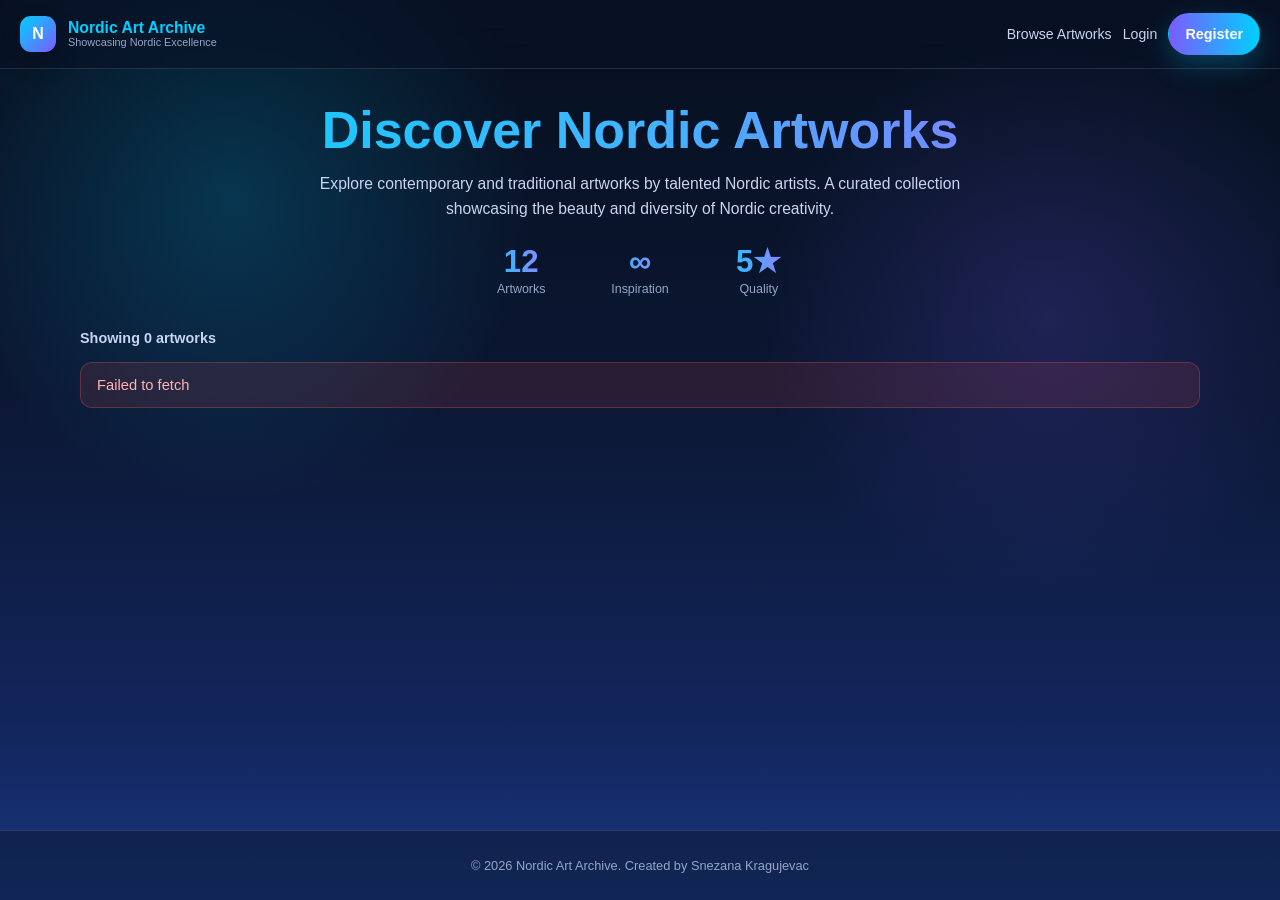
<file: index.html>
<!DOCTYPE html>
<html lang="en">
<head>
  <meta charset="UTF-8">
  <meta name="viewport" content="width=device-width, initial-scale=1.0">
  <title>Nordic Art Archive</title>
  <meta
    name="description"
    content="Browse Nordic artworks, view details, and manage your own artwork entries."
  >
  <link rel="stylesheet" href="./styles/style.css">
  <script type="module" src="./js/main.js"></script>
</head>
<body data-page="feed">
  <header class="site-header">
    <div class="container header-inner">
      <a href="./index.html" class="brand" aria-label="Nordic Art Archive home">
        <span class="brand-mark">N</span>
        <span class="brand-text">
          <strong>Nordic Art Archive</strong>
          <small>Showcasing Nordic Excellence</small>
        </span>
      </a>

      <div class="header-actions">
        <span id="welcome-user" class="welcome-user"></span>
        <nav id="auth-links" class="nav-links" aria-label="Main navigation"></nav>
      </div>
    </div>
  </header>

  <main class="page-shell">
    <section class="hero container">
      <h1 class="hero-title">Discover Nordic Artworks</h1>
      <p class="hero-copy">
        Explore contemporary and traditional artworks by talented Nordic artists.
        A curated collection showcasing the beauty and diversity of Nordic creativity.
      </p>

      <section class="hero-stats">
        <h2 class="hidden">Site highlights</h2>

        <div class="stat-card">
          <span id="artwork-count" class="stat-value">12</span>
          <span class="stat-label">Artworks</span>
        </div>

        <div class="stat-card">
          <span class="stat-value">∞</span>
          <span class="stat-label">Inspiration</span>
        </div>

        <div class="stat-card">
          <span class="stat-value">5★</span>
          <span class="stat-label">Quality</span>
        </div>
      </section>
    </section>

    <section class="container feed-section">
      <div class="section-top">
        <h2 class="section-title">Showing <span id="feed-count">0</span> artworks</h2>
      </div>

      <div id="message" class="alert hidden" aria-live="polite"></div>
      <div id="loader" class="loader">Loading artworks...</div>
      <div id="grid" class="art-grid" aria-live="polite"></div>
    </section>
  </main>

  <footer class="site-footer">
    <div class="container">
      <p>© 2026 Nordic Art Archive. Created by Snezana Kragujevac</p>
    </div>
  </footer>
</body>
</html>
</file>
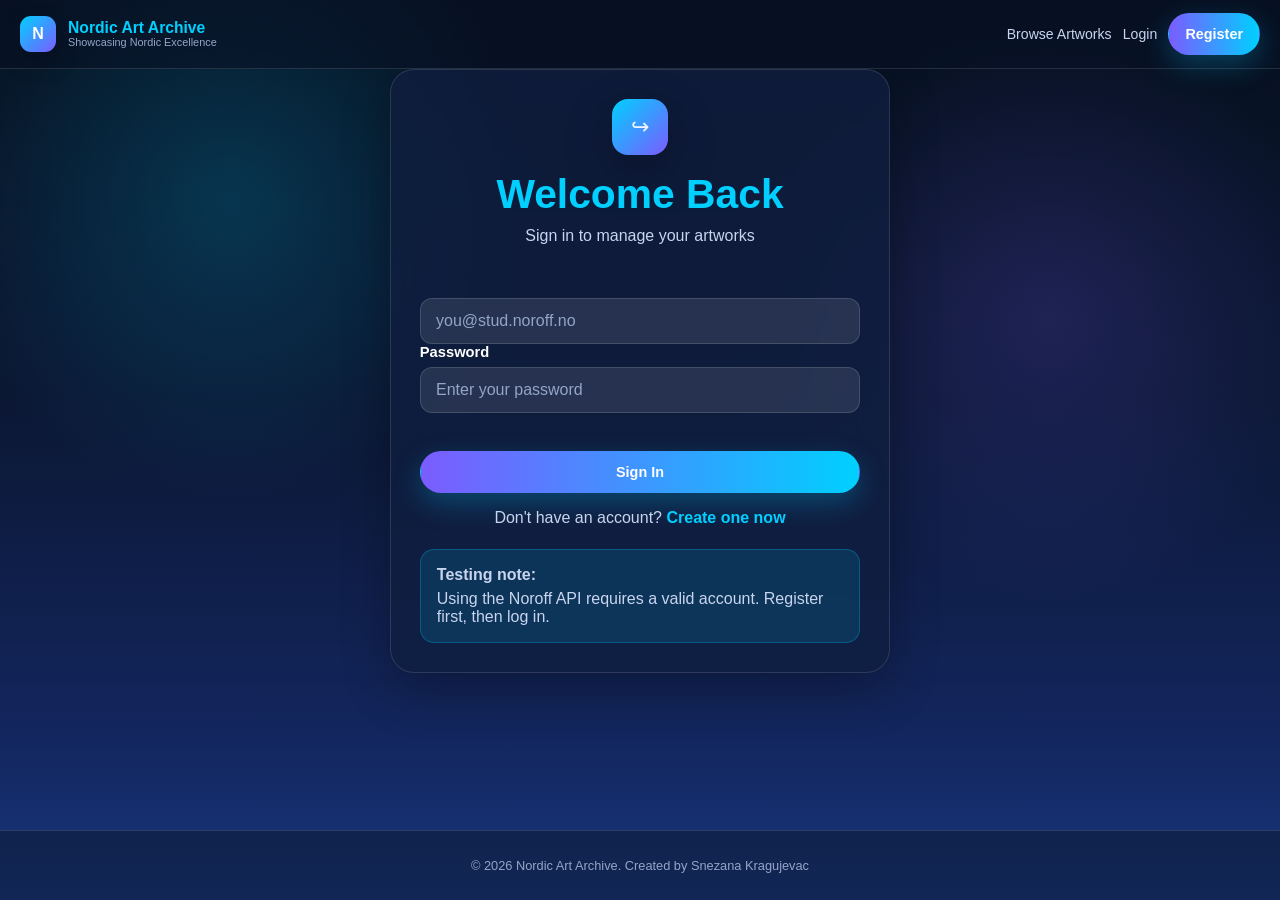
<file: pages/create-artwork.html>
<!DOCTYPE html>
<html lang="en">
<head>
  <meta charset="UTF-8" />
  <meta name="viewport" content="width=device-width, initial-scale=1.0" />
  <meta name="description"
  content="Add a new artwork to Nordic Art Archive using the owner artwork creation form."
>
  <title>Create Artwork | Nordic Art Archive</title>
 <link rel="stylesheet" href="../styles/style.css" />
  <script type="module" src="../js/main.js" defer></script>
</head>
<body data-page="create">
  <header class="site-header">
    <div class="container header-inner">
      <a href="../index.html" class="brand" aria-label="Nordic Art Archive home">
        <span class="brand-mark">N</span>
        <span class="brand-text">
          <strong>Nordic Art Archive</strong>
          <small>Showcasing Nordic Excellence</small>
        </span>
      </a>

      <div class="header-actions">
        <span id="welcome-user" class="welcome-user"></span>
        <nav id="auth-links" class="nav-links" aria-label="Main navigation"></nav>
      </div>
    </div>
  </header>

  <main class="page-shell">
    <section class="container form-page">
      <a href="../index.html" class="back-link">← Back to artworks</a>

      <div class="form-card">
        <h1 class="form-title">Add New Artwork</h1>
        <p class="form-subtitle">
          Share a new artwork with the Nordic Art Archive community.
        </p>

        <div id="message" class="alert hidden" aria-live="polite"></div>

        <form id="create-form" novalidate>
          <div class="form-group">
            <label for="title">Title *</label>
            <input id="title" name="title" type="text" class="form-input" required />
            <p class="field-error" data-error-for="title"></p>
          </div>

          <div class="form-group">
            <label for="artist">Artist *</label>
            <input id="artist" name="artist" type="text" class="form-input" required />
            <p class="field-error" data-error-for="artist"></p>
          </div>

          <div class="form-row">
            <div class="form-group">
              <label for="year">Year *</label>
              <input id="year" name="year" type="number" class="form-input" required />
              <p class="field-error" data-error-for="year"></p>
            </div>

            <div class="form-group">
              <label for="medium">Medium *</label>
              <input id="medium" name="medium" type="text" class="form-input" required />
              <p class="field-error" data-error-for="medium"></p>
            </div>
          </div>

          <div class="form-group">
            <label for="location">Location *</label>
            <input id="location" name="location" type="text" class="form-input" required />
            <p class="field-error" data-error-for="location"></p>
          </div>

          <div class="form-group">
            <label for="description">Description *</label>
            <textarea id="description" name="description" class="form-input form-textarea" required></textarea>
            <p class="field-error" data-error-for="description"></p>
          </div>

          <div class="form-group">
            <label for="imageUrl">Image URL *</label>
            <input id="imageUrl" name="imageUrl" type="url" class="form-input" required />
            <p class="field-help">Provide a direct URL to an image of the artwork.</p>
            <p class="field-error" data-error-for="imageUrl"></p>
          </div>

          <div class="form-actions">
            <button type="submit" class="btn btn-primary">Create Artwork</button>
            <a href="../index.html" class="btn btn-link">Cancel</a>
          </div>
        </form>
      </div>
    </section>
  </main>

  <footer class="site-footer">
    <div class="container">
      <p>© 2026 Nordic Art Archive. Created by Snezana Kragujevac</p>
    </div>
  </footer>
</body>
</html>
</file>
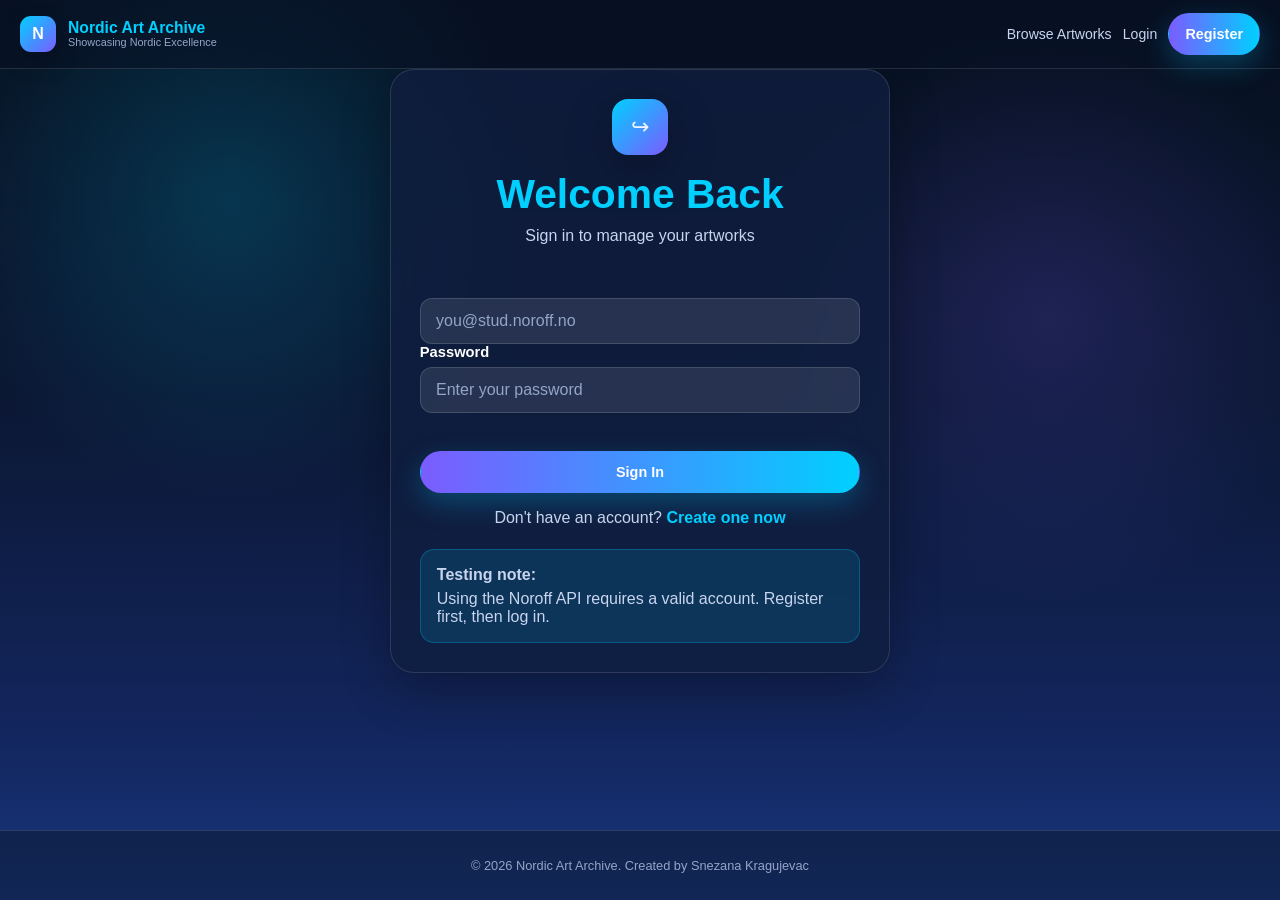
<file: pages/edit-artwork.html>
<!DOCTYPE html>
<html lang="en">
<head>
  <meta charset="UTF-8" />
  <meta name="viewport" content="width=device-width, initial-scale=1.0" />
  <meta name="description"
  content="Edit or delete your artwork details in Nordic Art Archive.">
  <title>Edit Artwork | Nordic Art Archive</title>
 <link rel="stylesheet" href="../styles/style.css" />
  <script type="module" src="../js/main.js" defer></script>
</head>
<body data-page="edit">
  <header class="site-header">
    <div class="container header-inner">
      <a href="../index.html" class="brand" aria-label="Nordic Art Archive home">
        <span class="brand-mark">N</span>
        <span class="brand-text">
          <strong>Nordic Art Archive</strong>
          <small>Showcasing Nordic Excellence</small>
        </span>
      </a>

      <div class="header-actions">
        <span id="welcome-user" class="welcome-user"></span>
        <nav id="auth-links" class="nav-links" aria-label="Main navigation"></nav>
      </div>
    </div>
  </header>

  <main class="page-shell">
    <section class="container form-page">
      <a href="../index.html" class="back-link">← Back to artworks</a>

      <div id="loader" class="loader">Loading artwork...</div>

      <div id="main-content" class="form-card hidden">
        <h1 class="form-title">Edit Artwork</h1>
        <p class="form-subtitle">
          Update your artwork details or remove the artwork permanently.
        </p>

        <div id="message" class="alert hidden" aria-live="polite"></div>

        <form id="edit-form" novalidate>
          <div class="form-group">
            <label for="title">Title *</label>
            <input id="title" name="title" type="text" class="form-input" required />
            <p class="field-error" data-error-for="title"></p>
          </div>

          <div class="form-group">
            <label for="artist">Artist *</label>
            <input id="artist" name="artist" type="text" class="form-input" required />
            <p class="field-error" data-error-for="artist"></p>
          </div>

          <div class="form-row">
            <div class="form-group">
              <label for="year">Year *</label>
              <input id="year" name="year" type="number" class="form-input" required />
              <p class="field-error" data-error-for="year"></p>
            </div>

            <div class="form-group">
              <label for="medium">Medium *</label>
              <input id="medium" name="medium" type="text" class="form-input" required />
              <p class="field-error" data-error-for="medium"></p>
            </div>
          </div>

          <div class="form-group">
            <label for="location">Location *</label>
            <input id="location" name="location" type="text" class="form-input" required />
            <p class="field-error" data-error-for="location"></p>
          </div>

          <div class="form-group">
            <label for="description">Description *</label>
            <textarea id="description" name="description" class="form-input form-textarea" required></textarea>
            <p class="field-error" data-error-for="description"></p>
          </div>

          <div class="form-group">
            <label for="imageUrl">Image URL *</label>
            <input id="imageUrl" name="imageUrl" type="url" class="form-input" required />
            <p class="field-error" data-error-for="imageUrl"></p>
          </div>

          <div class="form-actions split-actions">
            <button id="delete-btn" type="button" class="btn btn-danger">Delete Artwork</button>

            <div class="inline-actions">
              <a href="../index.html" class="btn btn-link">Cancel</a>
              <button type="submit" class="btn btn-primary">Save Changes</button>
            </div>
          </div>
        </form>
      </div>
    </section>
  </main>

  <footer class="site-footer">
    <div class="container">
      <p>© 2026 Nordic Art Archive. Created by Snezana Kragujevac</p>
    </div>
  </footer>
</body>
</html>
</file>
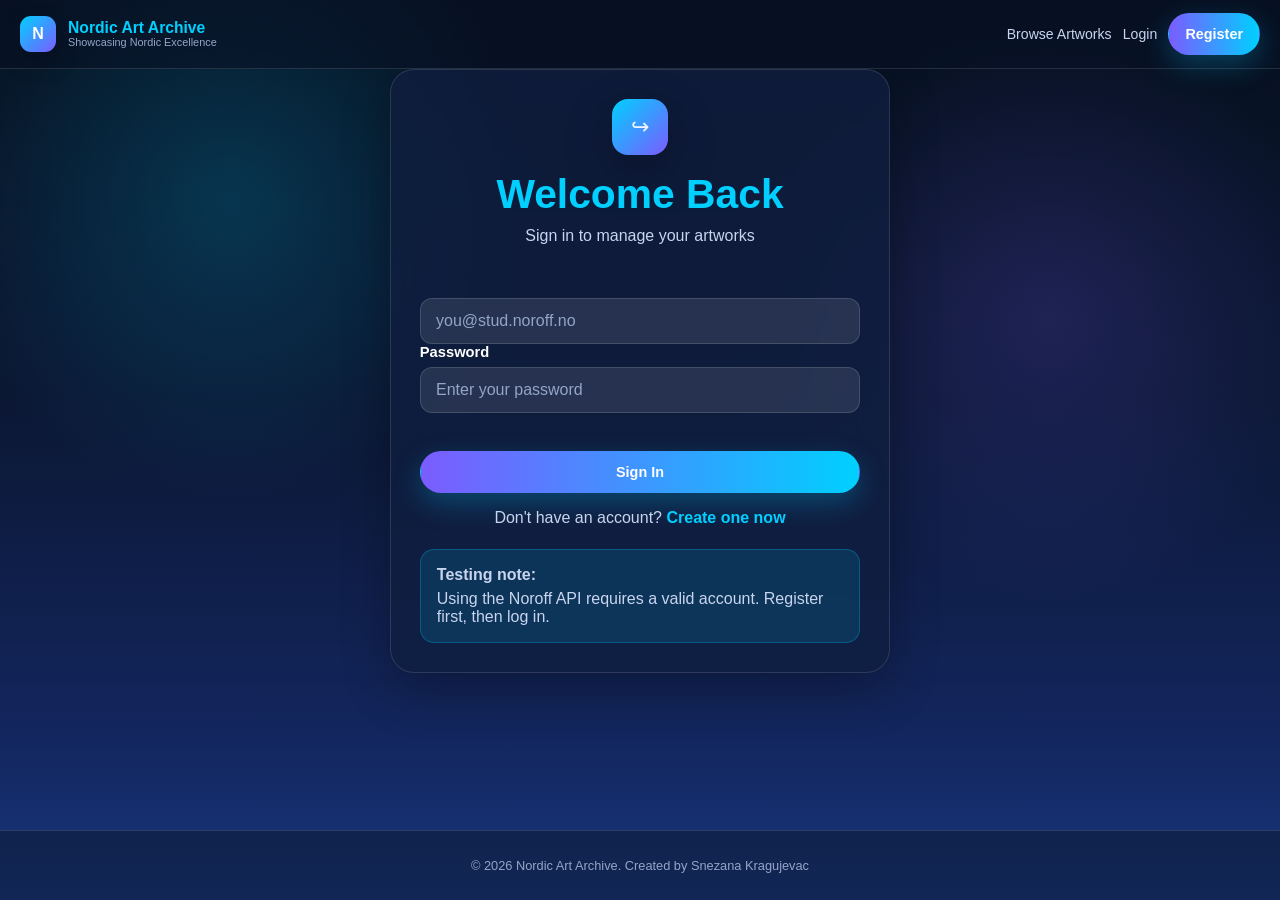
<file: pages/login.html>
<!DOCTYPE html>
<html lang="en">
<head>
  <meta charset="UTF-8" />
  <meta name="viewport" content="width=device-width, initial-scale=1.0" />
  <meta
  name="description"
  content="Log in to Nordic Art Archive to manage your artworks, create new entries, and update your collection."
>
  <title>Login | Nordic Art Archive</title>
  <link rel="stylesheet" href="../styles/style.css" />
  <script type="module" src="../js/main.js" defer></script>
</head>
<body data-page="login">
  <header class="site-header">
    <div class="container header-inner">
      <a href="../index.html" class="brand" aria-label="Nordic Art Archive home">
        <span class="brand-mark">N</span>
        <span class="brand-text">
          <strong>Nordic Art Archive</strong>
          <small>Showcasing Nordic Excellence</small>
        </span>
      </a>

      <div class="header-actions">
        <nav id="auth-links" class="nav-links" aria-label="Main navigation"></nav>
      </div>
    </div>
  </header>

  <main class="page-shell auth-shell">
    <section class="auth-card">
      <div class="auth-icon">↪</div>
      <h1 class="auth-title">Welcome Back</h1>
      <p class="auth-subtitle">Sign in to manage your artworks</p>

      <div id="message" class="alert hidden" aria-live="polite"></div>

      <form id="login-form" novalidate>
        <div class="form-group">
         
          <p class="field-error" data-error-for="email"></p>
        </div>
        <input
  id="email"
  name="email"
  type="email"
  class="form-input"
  placeholder="you@stud.noroff.no"
  required
/>

        <div class="form-group">
          <label for="password">Password</label>
          <input
            id="password"
            name="password"
            type="password"
            class="form-input"
            placeholder="Enter your password"
            required
            minlength="8"
          />
          <p class="field-error" data-error-for="password"></p>
        </div>

        <button type="submit" class="btn btn-primary btn-block">Sign In</button>
      </form>

      <p class="auth-meta">
        Don't have an account?
        <a href="./register.html">Create one now</a>
      </p>

      <div class="note-card">
        <strong>Testing note:</strong>
        <p>
          Using the Noroff API requires a valid account. Register first, then log in.
        </p>
      </div>
    </section>
  </main>

  <footer class="site-footer">
    <div class="container">
      <p>© 2026 Nordic Art Archive. Created by Snezana Kragujevac</p>
    </div>
  </footer>
</body>
</html>
</file>
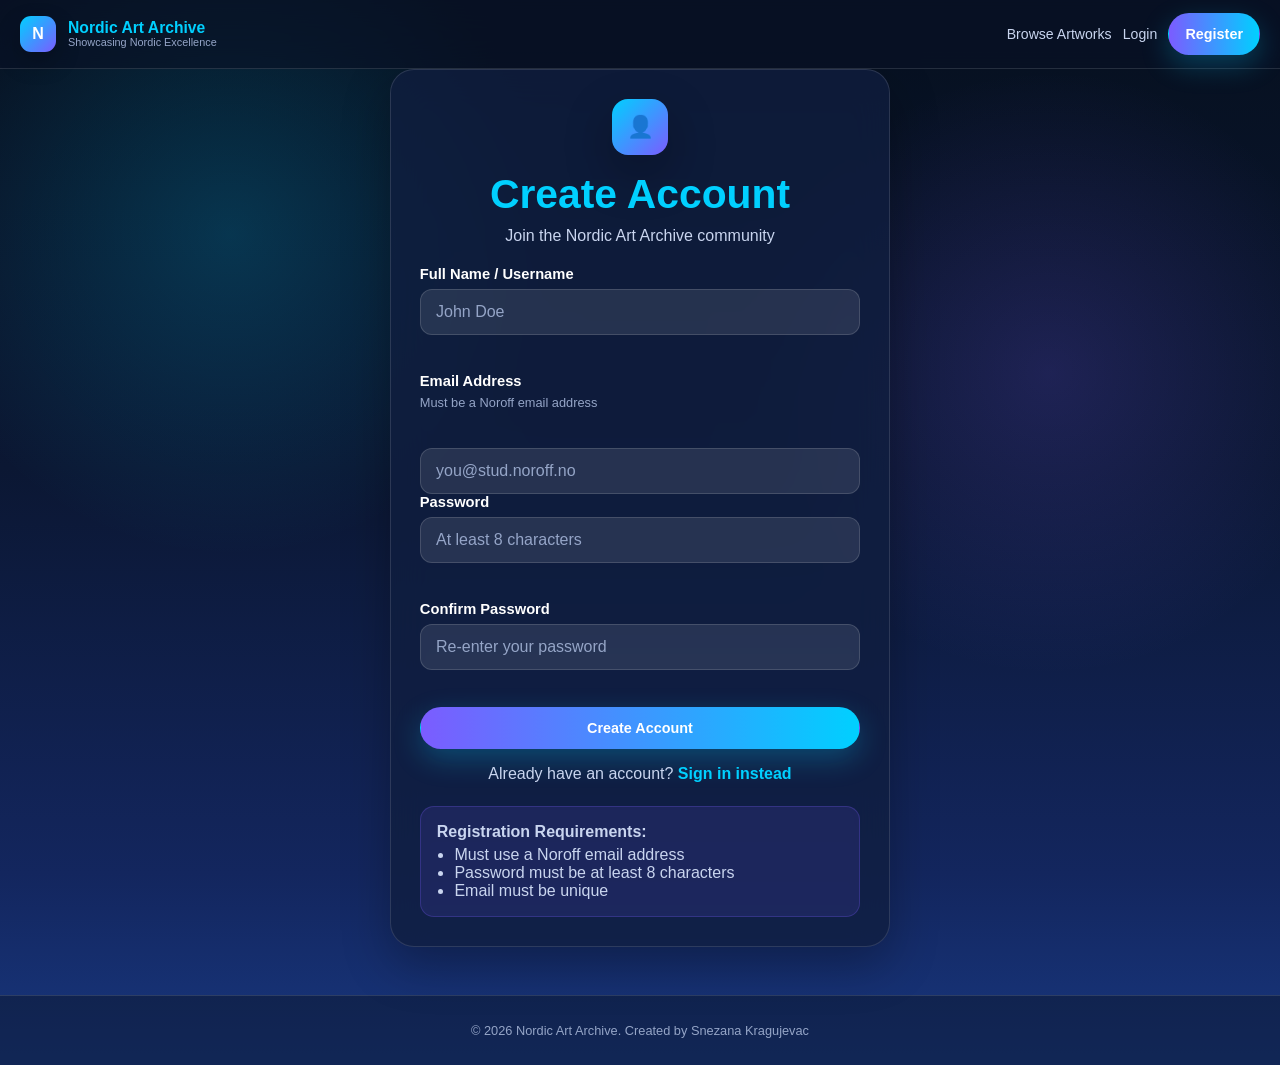
<file: pages/register.html>
<!DOCTYPE html>
<html lang="en">
<head>
  <meta charset="UTF-8" />
  <meta name="viewport" content="width=device-width, initial-scale=1.0" />
  <meta
  name="description"
  content="Create a Nordic Art Archive account to browse and manage artworks as an owner."
>
  <title>Register | Nordic Art Archive</title>
  <link rel="stylesheet" href="../styles/style.css" />
  <script type="module" src="../js/main.js" defer></script>
</head>
<body data-page="register">
  <header class="site-header">
    <div class="container header-inner">
      <a href="../index.html" class="brand" aria-label="Nordic Art Archive home">
        <span class="brand-mark">N</span>
        <span class="brand-text">
          <strong>Nordic Art Archive</strong>
          <small>Showcasing Nordic Excellence</small>
        </span>
      </a>

      <div class="header-actions">
        <nav id="auth-links" class="nav-links" aria-label="Main navigation"></nav>
      </div>
    </div>
  </header>

  <main class="page-shell auth-shell">
    <section class="auth-card">
      <div class="auth-icon">👤</div>
      <h1 class="auth-title">Create Account</h1>
      <p class="auth-subtitle">Join the Nordic Art Archive community</p>

      <div id="message" class="alert hidden" aria-live="polite"></div>

      <form id="register-form" novalidate>
        <div class="form-group">
          <label for="name">Full Name / Username</label>
          <input
            id="name"
            name="name"
            type="text"
            class="form-input"
            placeholder="John Doe"
            required
            minlength="2"
          />
          <p class="field-error" data-error-for="name"></p>
        </div>

        <div class="form-group">
          <label for="email">Email Address</label>
        
          <p class="field-help">Must be a Noroff email address</p>
          <p class="field-error" data-error-for="email"></p>
        </div>
        <input
  id="email"
  name="email"
  type="email"
  class="form-input"
  placeholder="you@stud.noroff.no"
  required
/>

        <div class="form-group">
          <label for="password">Password</label>
          <input
            id="password"
            name="password"
            type="password"
            class="form-input"
            placeholder="At least 8 characters"
            required
            minlength="8"
          />
          <p class="field-error" data-error-for="password"></p>
        </div>

        <div class="form-group">
          <label for="confirmPassword">Confirm Password</label>
          <input
            id="confirmPassword"
            name="confirmPassword"
            type="password"
            class="form-input"
            placeholder="Re-enter your password"
            required
            minlength="8"
          />
          <p class="field-error" data-error-for="confirmPassword"></p>
        </div>

        <button type="submit" class="btn btn-primary btn-block">Create Account</button>
      </form>

      <p class="auth-meta">
        Already have an account?
        <a href="./login.html">Sign in instead</a>
      </p>

      <div class="note-card purple-note">
        <strong>Registration Requirements:</strong>
        <ul>
          <li>Must use a Noroff email address</li>
          <li>Password must be at least 8 characters</li>
          <li>Email must be unique</li>
        </ul>
      </div>
    </section>
  </main>

  <footer class="site-footer">
    <div class="container">
      <p>© 2026 Nordic Art Archive. Created by Snezana Kragujevac</p>
    </div>
  </footer>
</body>
</html>
</file>
<file: styles/style.css>
:root {
  --bg-1: #06101f;
  --bg-2: #0b1733;
  --bg-3: #13265e;
  --surface: rgba(255, 255, 255, 0.05);
  --surface-2: rgba(255, 255, 255, 0.08);
  --surface-3: rgba(255, 255, 255, 0.12);
  --border: rgba(255, 255, 255, 0.12);
  --white: #ffffff;
  --text: #edf4ff;
  --text-soft: #c9d5ef;
  --text-muted: #95a5c7;
  --text-dark: #202a43;
  --primary: #00d0ff;
  --primary-2: #7b5cff;
  --danger: #db4b4b;
  --success: #18a76d;
  --shadow: 0 18px 48px rgba(0, 0, 0, 0.28);
  --radius-sm: 10px;
  --radius-md: 16px;
  --radius-lg: 24px;
  --font-main: Inter, Arial, sans-serif;
}

*,
*::before,
*::after {
  box-sizing: border-box;
}

html {
  scroll-behavior: smooth;
}

body {
  margin: 0;
  min-height: 100vh;
  font-family: var(--font-main);
  color: var(--text);
  background:
    radial-gradient(circle at 18% 22%, rgba(0, 208, 255, 0.18), transparent 24%),
    radial-gradient(circle at 82% 35%, rgba(123, 92, 255, 0.18), transparent 24%),
    linear-gradient(180deg, var(--bg-1) 0%, var(--bg-2) 44%, var(--bg-3) 82%, #18377f 100%);
  display: flex;
  flex-direction: column;
}

main {
  flex: 1;
}

img {
  display: block;
  max-width: 100%;
}

a {
  color: inherit;
  text-decoration: none;
}

button,
input,
textarea {
  font: inherit;
}

button {
  cursor: pointer;
}

.hidden {
  position: absolute;
  width: 1px;
  height: 1px;
  padding: 0;
  margin: -1px;
  overflow: hidden;
  clip: rect(0, 0, 0, 0);
  white-space: nowrap;
  border: 0;
}

.container {
  width: min(1240px, calc(100% - 2rem));
  margin: 0 auto;
}

.page-shell {
  padding: 0 0 3rem;
}

/* HEADER */

.site-header {
  position: sticky;
  top: 0;
  z-index: 30;
  background: rgba(9, 18, 39, 0.58);
  backdrop-filter: blur(18px);
  border-bottom: 1px solid var(--border);
}

.header-inner {
  min-height: 68px;
  display: flex;
  align-items: center;
  justify-content: space-between;
  gap: 1rem;
}

.brand {
  display: inline-flex;
  align-items: center;
  gap: 0.75rem;
}

.brand-mark {
  width: 36px;
  height: 36px;
  display: grid;
  place-items: center;
  border-radius: 11px;
  background: linear-gradient(135deg, var(--primary), var(--primary-2));
  color: var(--white);
  font-weight: 800;
  box-shadow: 0 10px 24px rgba(0, 0, 0, 0.24);
}

.brand-text {
  display: flex;
  flex-direction: column;
  line-height: 1.05;
}

.brand-text strong {
  font-size: 0.98rem;
  color: var(--primary);
}

.brand-text small {
  color: var(--text-muted);
  font-size: 0.68rem;
}

.header-actions {
  display: flex;
  align-items: center;
  gap: 1rem;
  flex-wrap: wrap;
}

.welcome-user {
  color: var(--text-muted);
  font-size: 0.85rem;
}

.nav-links {
  display: flex;
  align-items: center;
  gap: 0.7rem;
  flex-wrap: wrap;
}

.nav-link {
  color: var(--text-soft);
  font-size: 0.88rem;
}

.nav-link:hover {
  color: var(--white);
}

/* HERO */

.hero {
  padding: 2.1rem 0 1.1rem;
  text-align: center;
}

.hero-title {
  margin: 0;
  font-size: clamp(2.1rem, 5vw, 3.25rem);
  line-height: 1.06;
  font-weight: 800;
  background: linear-gradient(90deg, #00d6ff, #41b4ff, #a263ff);
  -webkit-background-clip: text;
  -webkit-text-fill-color: transparent;
}

.hero-copy {
  max-width: 660px;
  margin: 0.85rem auto 0;
  color: var(--text-soft);
  font-size: 0.98rem;
  line-height: 1.6;
}

.hero-stats {
  margin: 1.55rem auto 0;
  display: flex;
  justify-content: center;
  gap: 1.8rem;
  flex-wrap: wrap;
}

.stat-card {
  min-width: 90px;
  text-align: center;
}

.stat-value {
  display: block;
  font-size: 1.95rem;
  font-weight: 800;
  line-height: 1;
  background: linear-gradient(90deg, #00d6ff, #b86cff);
  -webkit-background-clip: text;
  -webkit-text-fill-color: transparent;
}

.stat-label {
  display: block;
  margin-top: 0.28rem;
  color: var(--text-muted);
  font-size: 0.78rem;
}

/* FEED */

.feed-section {
  max-width: 1120px;
  padding-top: 1rem;
  padding-bottom: 2rem;
}

.section-top {
  margin-bottom: 1rem;
}

.section-title {
  margin: 0;
  font-size: 0.9rem;
  color: var(--text-soft);
  font-weight: 600;
}

.art-grid {
  display: grid;
  grid-template-columns: 1fr;
  gap: 1rem;
  align-items: start;
}

/* CARD */

.art-card {
  position: relative;
  overflow: hidden;
  border-radius: 16px;
  background: rgba(255, 255, 255, 0.045);
  border: 1px solid rgba(255, 255, 255, 0.08);
  box-shadow: 0 10px 24px rgba(0, 0, 0, 0.22);
  transition: transform 0.28s ease, box-shadow 0.28s ease;
  height: 100%;
}

.art-card::before {
  content: "";
  position: absolute;
  inset: -1px;
  z-index: 0;
  border-radius: 18px;
  padding: 1.5px;
  background: linear-gradient(
    135deg,
    #ff0080,
    #ff8c00,
    #ffd500,
    #00e5ff,
    #7c5cff,
    #ff0080
  );
  opacity: 0;
  transition: opacity 0.28s ease;
  -webkit-mask:
    linear-gradient(#fff 0 0) content-box,
    linear-gradient(#fff 0 0);
  -webkit-mask-composite: xor;
  mask-composite: exclude;
}

.art-card::after {
  content: "";
  position: absolute;
  inset: 0;
  z-index: 0;
  background:
    radial-gradient(circle at top left, rgba(255, 0, 128, 0.12), transparent 36%),
    radial-gradient(circle at top right, rgba(0, 229, 255, 0.12), transparent 36%),
    radial-gradient(circle at bottom center, rgba(124, 92, 255, 0.16), transparent 40%);
  opacity: 0;
  transition: opacity 0.28s ease;
}

.art-card:hover {
  transform: translateY(-6px);
  box-shadow: 0 18px 38px rgba(0, 0, 0, 0.32);
}

.art-card:hover::before,
.art-card:hover::after {
  opacity: 1;
}

.art-card-link {
  position: relative;
  z-index: 1;
  display: block;
  height: 100%;
  background: rgba(255, 255, 255, 0.03);
}

.art-card-image {
  width: 100%;
  aspect-ratio: 4 / 5;
  object-fit: cover;
  background: rgba(255, 255, 255, 0.08);
}

.art-card-body {
  padding: 0.8rem 0.85rem 0.9rem;
}

.art-card-title {
  margin: 0;
  font-size: 1rem;
  line-height: 1.2;
  color: var(--white);
}

.art-card-artist {
  margin: 0.22rem 0 0.65rem;
  color: var(--text-soft);
  font-size: 0.82rem;
}

.art-card-tags {
  display: flex;
  flex-wrap: wrap;
  gap: 0.35rem;
}

.tag {
  display: inline-flex;
  align-items: center;
  padding: 0.22rem 0.48rem;
  border-radius: 999px;
  background: rgba(255, 255, 255, 0.09);
  color: var(--text-soft);
  font-size: 0.67rem;
  border: 1px solid rgba(255, 255, 255, 0.08);
}

/* DETAIL */

.detail-section {
  padding-top: 1rem;
}

.back-link {
  display: inline-flex;
  margin-bottom: 1rem;
  color: var(--text-muted);
  font-size: 0.9rem;
}

.back-link:hover {
  color: var(--white);
}

.detail-grid {
  display: grid;
  grid-template-columns: 1.02fr 0.98fr;
  gap: 1.45rem;
  align-items: start;
}

.detail-image-card {
  overflow: hidden;
  border-radius: var(--radius-lg);
  border: 1px solid var(--border);
  background: var(--surface);
  min-height: 500px;
  box-shadow: var(--shadow);
}

.detail-image {
  width: 100%;
  min-height: 500px;
  height: 100%;
  object-fit: cover;
}

.detail-info-card {
  background: #ffffff;
  color: var(--text-dark);
  border-radius: var(--radius-lg);
  padding: 1.8rem;
  box-shadow: var(--shadow);
}

.detail-title {
  margin: 0;
  font-size: clamp(2rem, 5vw, 2.7rem);
}

.detail-artist {
  margin: 0.45rem 0 1.35rem;
  color: #586581;
  font-size: 1rem;
}

.detail-meta {
  display: grid;
  gap: 1rem;
  margin-bottom: 1.35rem;
}

.meta-label {
  display: block;
  margin-bottom: 0.2rem;
  font-size: 0.82rem;
  font-weight: 600;
  color: #7a88a6;
}

.meta-value {
  color: #1f2a44;
}

.detail-copy h2 {
  margin: 0 0 0.7rem;
  font-size: 1.1rem;
}

.detail-copy p {
  margin: 0;
  line-height: 1.65;
  color: #4d5b77;
}

.admin-actions {
  display: flex;
  gap: 0.75rem;
  flex-wrap: wrap;
  margin-top: 1.5rem;
}

/* FORM / AUTH */

.form-page {
  max-width: 760px;
}

.form-card,
.auth-card {
  padding: 1.8rem;
  border-radius: var(--radius-lg);
  background: rgba(16, 30, 63, 0.78);
  border: 1px solid var(--border);
  box-shadow: var(--shadow);
  backdrop-filter: blur(18px);
}

.form-title,
.auth-title {
  margin: 0;
  font-size: clamp(1.95rem, 5vw, 2.55rem);
  color: var(--primary);
}

.form-subtitle,
.auth-subtitle {
  margin: 0.55rem 0 1.35rem;
  color: var(--text-soft);
}

.auth-shell {
  display: flex;
  justify-content: center;
  align-items: flex-start;
}

.auth-card {
  width: min(100%, 500px);
}

.auth-icon {
  width: 56px;
  height: 56px;
  margin: 0 auto 1rem;
  display: grid;
  place-items: center;
  border-radius: 16px;
  background: linear-gradient(135deg, var(--primary), var(--primary-2));
  box-shadow: var(--shadow);
  font-size: 1.35rem;
}

.auth-title,
.auth-subtitle,
.auth-meta {
  text-align: center;
}

.auth-meta {
  margin-top: 1rem;
  color: var(--text-soft);
}

.auth-meta a {
  color: var(--primary);
  font-weight: 600;
}

.form-row {
  display: grid;
  grid-template-columns: 1fr 1fr;
  gap: 1rem;
}

.form-group {
  margin-bottom: 1rem;
}

.form-group label {
  display: block;
  margin-bottom: 0.42rem;
  font-size: 0.92rem;
  font-weight: 600;
  color: var(--white);
}

.form-input {
  width: 100%;
  min-height: 46px;
  padding: 0.82rem 0.95rem;
  border-radius: 12px;
  border: 1px solid rgba(255, 255, 255, 0.14);
  background: rgba(255, 255, 255, 0.1);
  color: var(--white);
  outline: none;
  transition: border-color 0.2s ease, box-shadow 0.2s ease;
}

.form-input::placeholder {
  color: var(--text-muted);
}

.form-input:focus {
  border-color: var(--primary);
  box-shadow: 0 0 0 3px rgba(0, 208, 255, 0.15);
}

.form-textarea {
  min-height: 140px;
  resize: vertical;
}

.field-help {
  margin: 0.35rem 0 0;
  font-size: 0.8rem;
  color: var(--text-muted);
}

.field-error {
  min-height: 1rem;
  margin: 0.35rem 0 0;
  font-size: 0.8rem;
  color: #ff8e8e;
}

.form-actions {
  display: flex;
  align-items: center;
  gap: 0.85rem;
  flex-wrap: wrap;
  margin-top: 1.15rem;
}

.split-actions {
  justify-content: space-between;
}

.inline-actions {
  display: flex;
  align-items: center;
  gap: 0.75rem;
  flex-wrap: wrap;
}

/* BUTTONS */

.btn {
  display: inline-flex;
  align-items: center;
  justify-content: center;
  min-height: 42px;
  padding: 0.65rem 1rem;
  border-radius: 999px;
  border: 1px solid transparent;
  font-size: 0.9rem;
  font-weight: 600;
  transition: transform 0.2s ease, opacity 0.2s ease;
}

.btn:hover {
  transform: translateY(-1px);
}

.btn:disabled {
  opacity: 0.7;
  cursor: not-allowed;
  transform: none;
}

.btn-block {
  width: 100%;
}

.btn-primary {
  color: var(--white);
  background: linear-gradient(90deg, var(--primary-2), var(--primary));
  box-shadow: 0 10px 28px rgba(0, 208, 255, 0.25);
}

.btn-danger {
  color: var(--white);
  background: linear-gradient(90deg, #ff5c6b, var(--danger));
}

.btn-link {
  color: var(--text-soft);
  background: transparent;
  border-color: transparent;
}

/* ALERTS */

.alert {
  margin-bottom: 1rem;
  padding: 0.9rem 1rem;
  border-radius: 12px;
  font-size: 0.92rem;
}

.alert-error {
  background: rgba(219, 75, 75, 0.14);
  border: 1px solid rgba(219, 75, 75, 0.35);
  color: #ffb3b3;
}

.alert-success {
  background: rgba(24, 167, 109, 0.14);
  border: 1px solid rgba(24, 167, 109, 0.35);
  color: #baf1d3;
}

.loader {
  padding: 2rem 1rem;
  text-align: center;
  color: var(--text-soft);
}

.note-card {
  margin-top: 1.4rem;
  padding: 1rem;
  border-radius: 14px;
  background: rgba(0, 208, 255, 0.12);
  border: 1px solid rgba(0, 208, 255, 0.25);
  color: var(--text-soft);
}

.note-card strong {
  display: block;
  margin-bottom: 0.35rem;
}

.note-card p,
.note-card ul {
  margin: 0;
}

.note-card ul {
  padding-left: 1.1rem;
}

.purple-note {
  background: rgba(123, 92, 255, 0.12);
  border-color: rgba(123, 92, 255, 0.25);
}

/* FOOTER */

.site-footer {
  padding: 0.9rem 0;
  border-top: 1px solid var(--border);
  background: rgba(10, 18, 36, 0.45);
  text-align: center;
  color: var(--text-muted);
  font-size: 0.8rem;
}

/* HELPERS */

.input-error {
  border-color: #ff8080;
}

.empty-state {
  padding: 2rem 0;
  text-align: center;
  color: var(--text-soft);
}

a:focus-visible,
button:focus-visible,
input:focus-visible,
textarea:focus-visible {
  outline: 3px solid rgba(0, 208, 255, 0.45);
  outline-offset: 3px;
}

/* RESPONSIVE */

@media (min-width: 980px) {
  .art-grid {
    grid-template-columns: repeat(4, minmax(0, 1fr));
  }
}

@media (max-width: 900px) {
  .detail-grid {
    grid-template-columns: 1fr;
  }

  .detail-image-card,
  .detail-image {
    min-height: 320px;
  }
}

@media (max-width: 700px) {
  .header-inner {
    flex-direction: column;
    align-items: flex-start;
    padding: 0.75rem 0;
  }

  .header-actions {
    width: 100%;
    justify-content: space-between;
  }

  .form-row {
    grid-template-columns: 1fr;
  }

  .split-actions {
    flex-direction: column;
    align-items: stretch;
  }

  .inline-actions {
    width: 100%;
    justify-content: flex-end;
  }

  .detail-info-card,
  .form-card,
  .auth-card {
    padding: 1.3rem;
  }

  .hero {
    padding-top: 1.6rem;
  }

  .art-grid {
    grid-template-columns: 1fr;
  }
}
</file>
